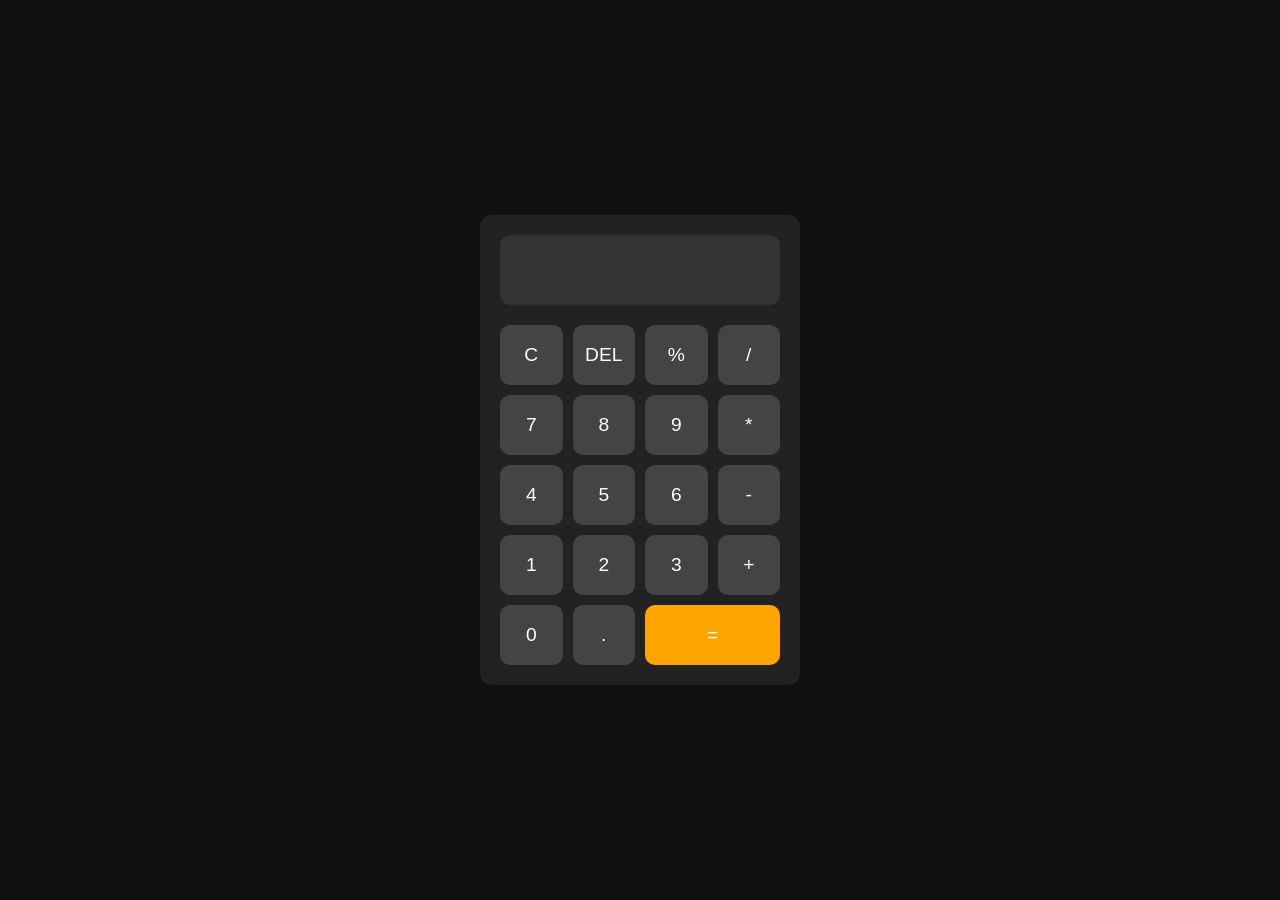
<file: Calculator/index.html>
<!DOCTYPE html>
<html lang="en">
<head>
    <meta charset="UTF-8" />
    <meta name="viewport" content="width=device-width, initial-scale=1.0" />
    <title>Calculator</title>

    <link rel="stylesheet" href="style.css" />
</head>
<body>

    <div class="calculator">

        <input type="text" id="display" readonly />

        <div class="buttons">

            <button id = "c">C</button>
            <button id = "del">DEL</button>
            <button id = "%">%</button>
            <button id = "/">/</button>

            <button id = "7">7</button>
            <button id = "8">8</button>
            <button id = "9">9</button>
            <button id = "*">*</button>

            <button id = "4">4</button>
            <button id = "5">5</button>
            <button id = "6">6</button>
            <button id ="-">-</button>

            <button id = "1">1</button>
            <button id = "2">2</button>
            <button id = "3">3</button>
            <button id = "+">+</button>

            <button id = "0">0</button>
            <button id = ".">.</button>
            <button class="equal" id = "equal">=</button>

        </div>

    </div>

    <script src="script.js"></script>
</body>
</html>
</file>
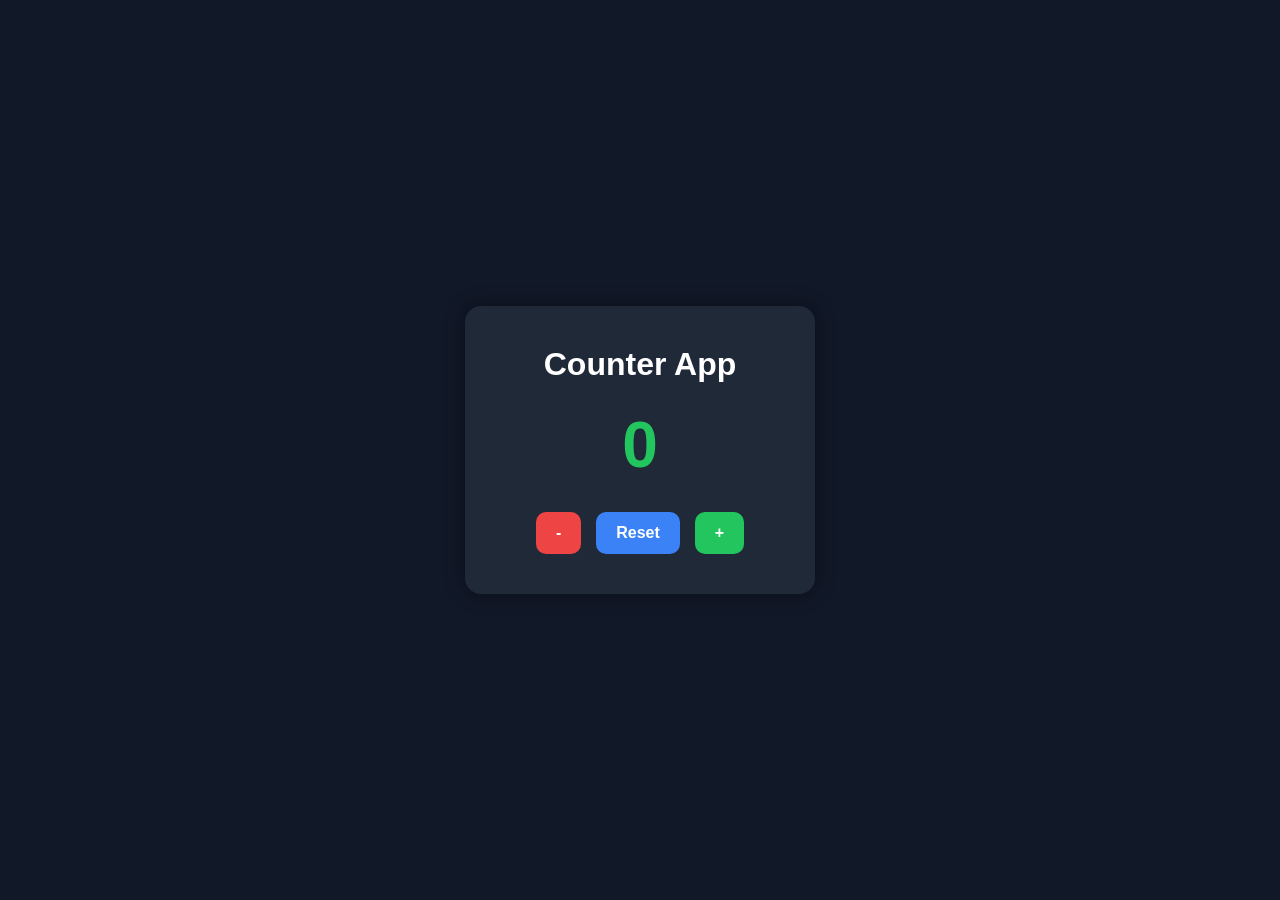
<file: Counter/index.html>
<!DOCTYPE html>
<html lang="en">
<head>
  <meta charset="UTF-8" />
  <meta name="viewport" content="width=device-width, initial-scale=1.0"/>
  <title>Counter App</title>

  <link rel="stylesheet" href="style.css">
</head>

<body>

  <div class="container">
    <h1>Counter App</h1>

    <div id="count">0</div>

    <div class="buttons">
      <button id="decrease">-</button>
      <button id="reset">Reset</button>
      <button id="increase">+</button>
    </div>
  </div>

  <script src="script.js"></script>
</body>
</html>
</file>
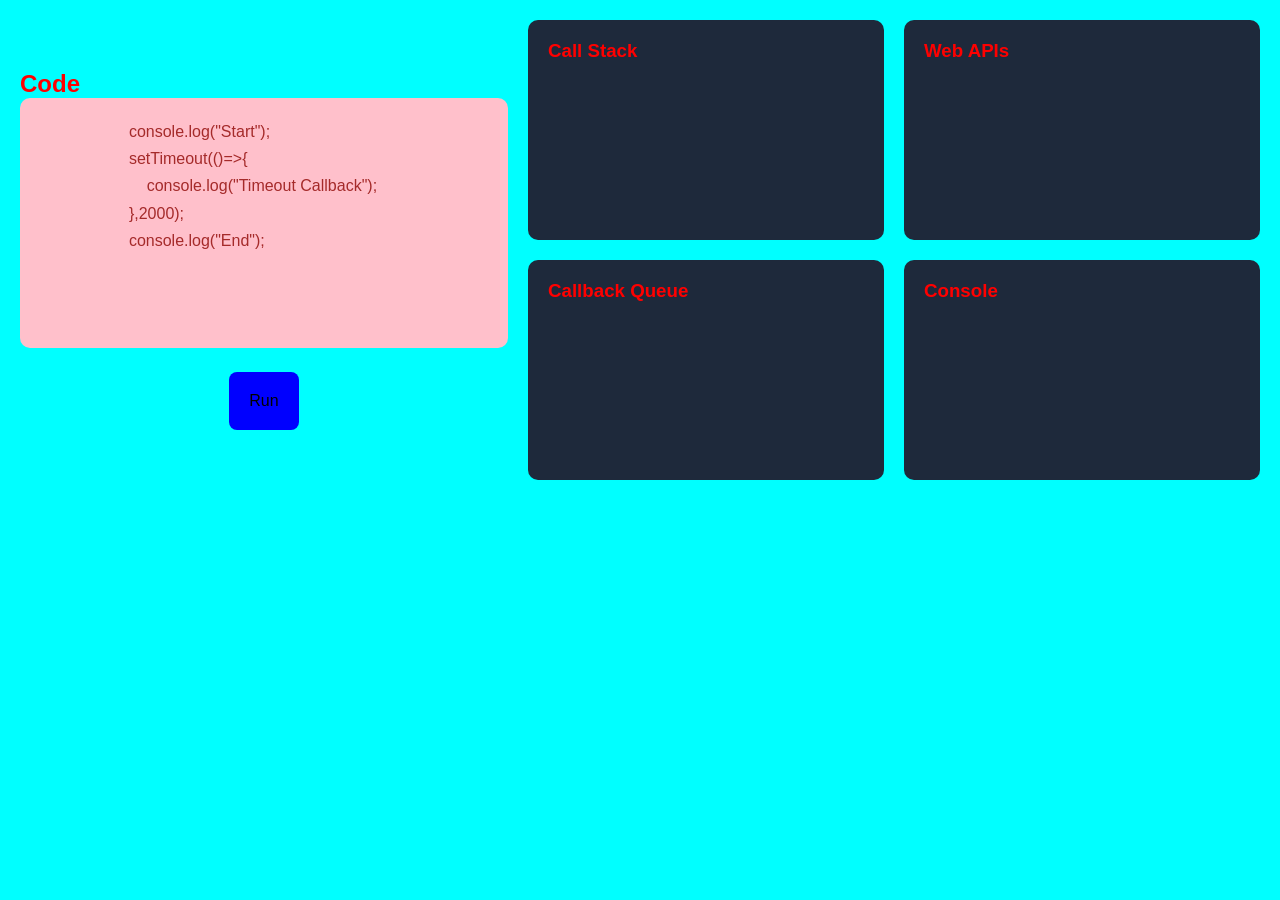
<file: EventLoopVisualizer/index.html>
<!DOCTYPE html>
<html lang = "en">
    <head>
        <meta charset="utf-8">
        <meta name="viewport" content="width=device-width, initial-scale=1.0"> 
        <title>Event Loop Visualizer</title>
        <link rel = "stylesheet" href = "style.css">
    </head>
    <body>
        <div class = "container">
            <div class = "left">
                <h2>Code</h2>
                <textarea id ="codeBox" >
                    console.log("Start");
                    setTimeout(()=>{
                        console.log("Timeout Callback");
                    },2000);
                    console.log("End");
                </textarea>
                <div class = "controls">
                    <button id = "rnbtn">Run</button>
                </div>
            </div>
            <div class = "right">
                <div class = "box">
                    <h3> Call Stack</h3>
                    <div id = "stack"></div>
                </div>
                <div class = "box">
                    <h3> Web APIs</h3>
                    <div id = "webapi"></div>
                </div>
                <div class = "box">
                    <h3> Callback Queue</h3>
                    <div id = "que"></div>
                </div>
                <div class = "box">
                    <h3> Console</h3>
                    <div id = "console"></div>
                </div>
            </div>
        </div>
        <script src = "script.js"></script>
    </body>
</html>
</file>
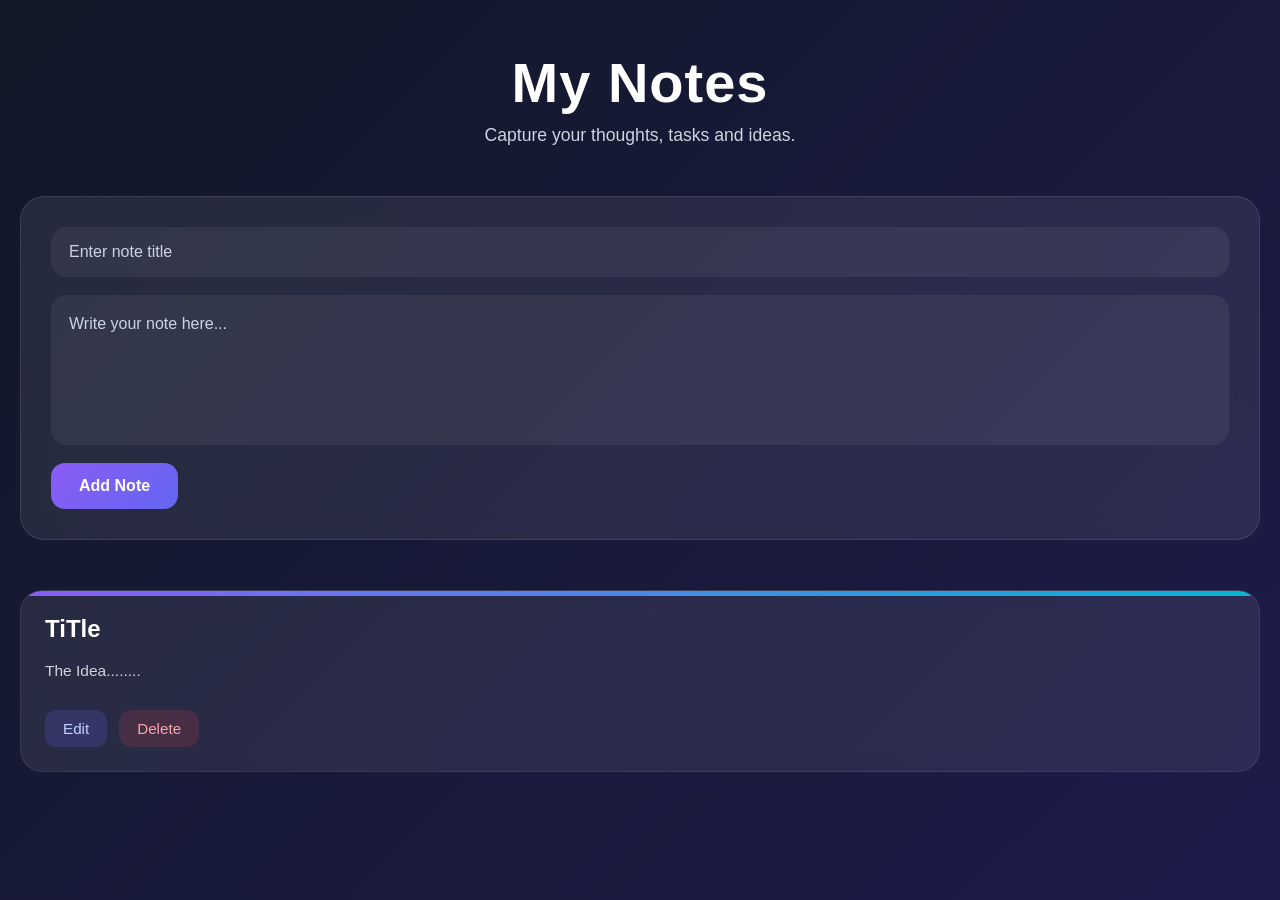
<file: Notes App/index.html>
<!DOCTYPE html>
<html lang="en">
<head>
    <meta charset="UTF-8">
    <meta name="viewport" content="width=device-width, initial-scale=1.0">
    <title>Notes App</title>

    <link rel="stylesheet" href="style.css">
</head>
<body>

    <div class="container">

        <header>
            <h1>My Notes</h1>
            <p>Capture your thoughts, tasks and ideas.</p>
        </header>

        <section class="note-form">

            <input id = "title"
                type="text"
                placeholder="Enter note title"
            >

            <textarea id = "text"
                placeholder="Write your note here..."
            ></textarea>

            <button id = "addnote">Add Note</button>

        </section>


        <section class="notes-grid">

            <div class="note-card">

                <div class="note-content">
                    <h2>TiTle</h2>

                    <p>
                        The Idea........
                    </p>
                </div>

                <div class="note-buttons">
                    <button class="edit-btn">Edit</button>
                    <button class="delete-btn">Delete</button>
                </div>

            </div>
        </section>
    </div>
    <script src="script.js"></script>
</body>
</html>
</file>
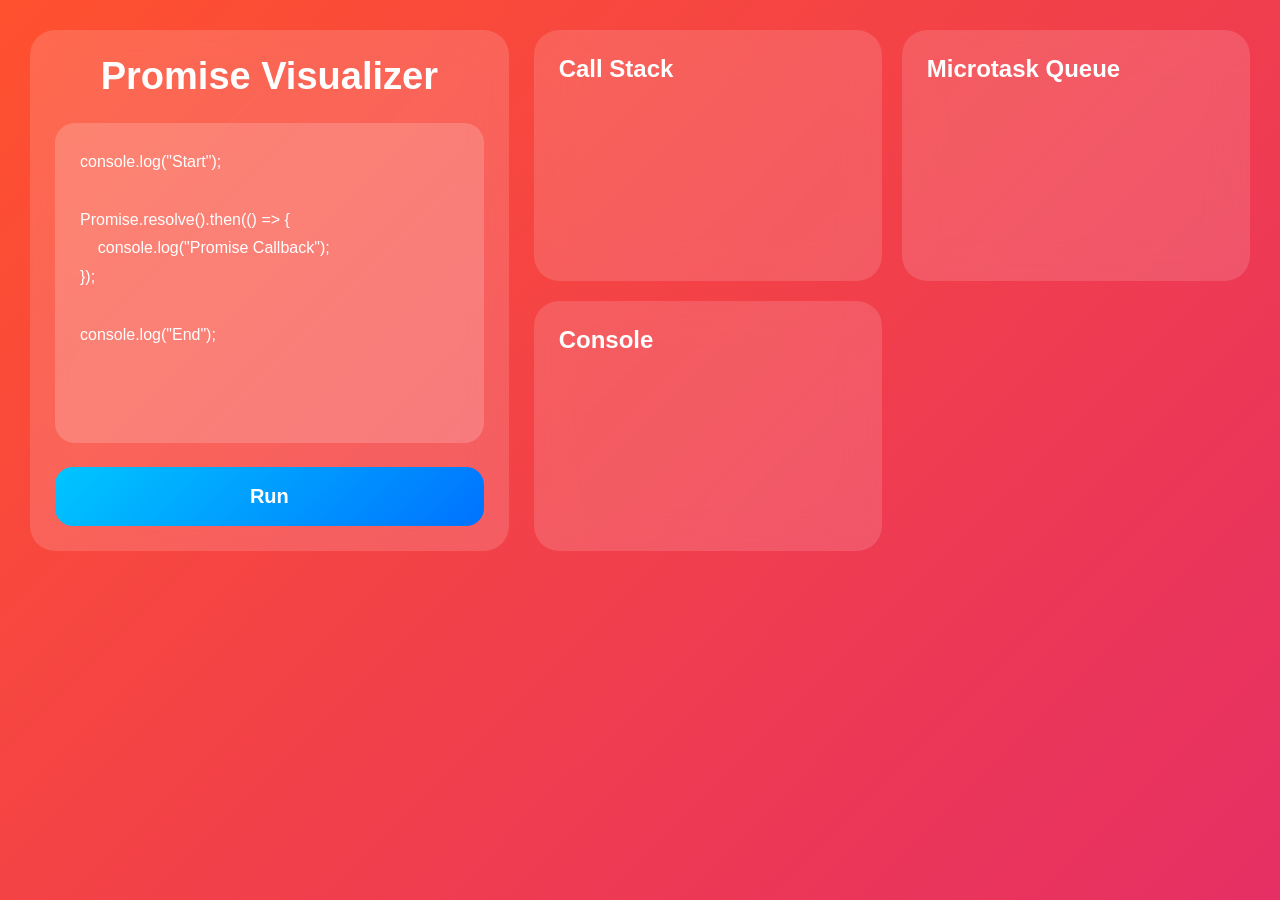
<file: PromiseVisualizer/index.html>
<!DOCTYPE html>
<html lang="en">
<head>
  <meta charset="UTF-8">
  <meta name="viewport" content="width=device-width, initial-scale=1.0">
  <title>Promise Visualizer</title>
  <link rel="stylesheet" href="style.css">
</head>
<body>

<div class="container">

  <div class="left">

    <h1>Promise Visualizer</h1>

    <textarea id="codeBox">
console.log("Start");

Promise.resolve().then(() => {
    console.log("Promise Callback");
});

console.log("End");
    </textarea>

    <button id="runBtn">Run</button>

  </div>

  <div class="right">

    <div class="box">
      <h2>Call Stack</h2>
      <div id="stack"></div>
    </div>

    <div class="box">
      <h2>Microtask Queue</h2>
      <div id="microtask"></div>
    </div>

    <div class="box">
      <h2>Console</h2>
      <div id="console"></div>
    </div>

  </div>

</div>

<script src="script.js"></script>
</body>
</html>
</file>
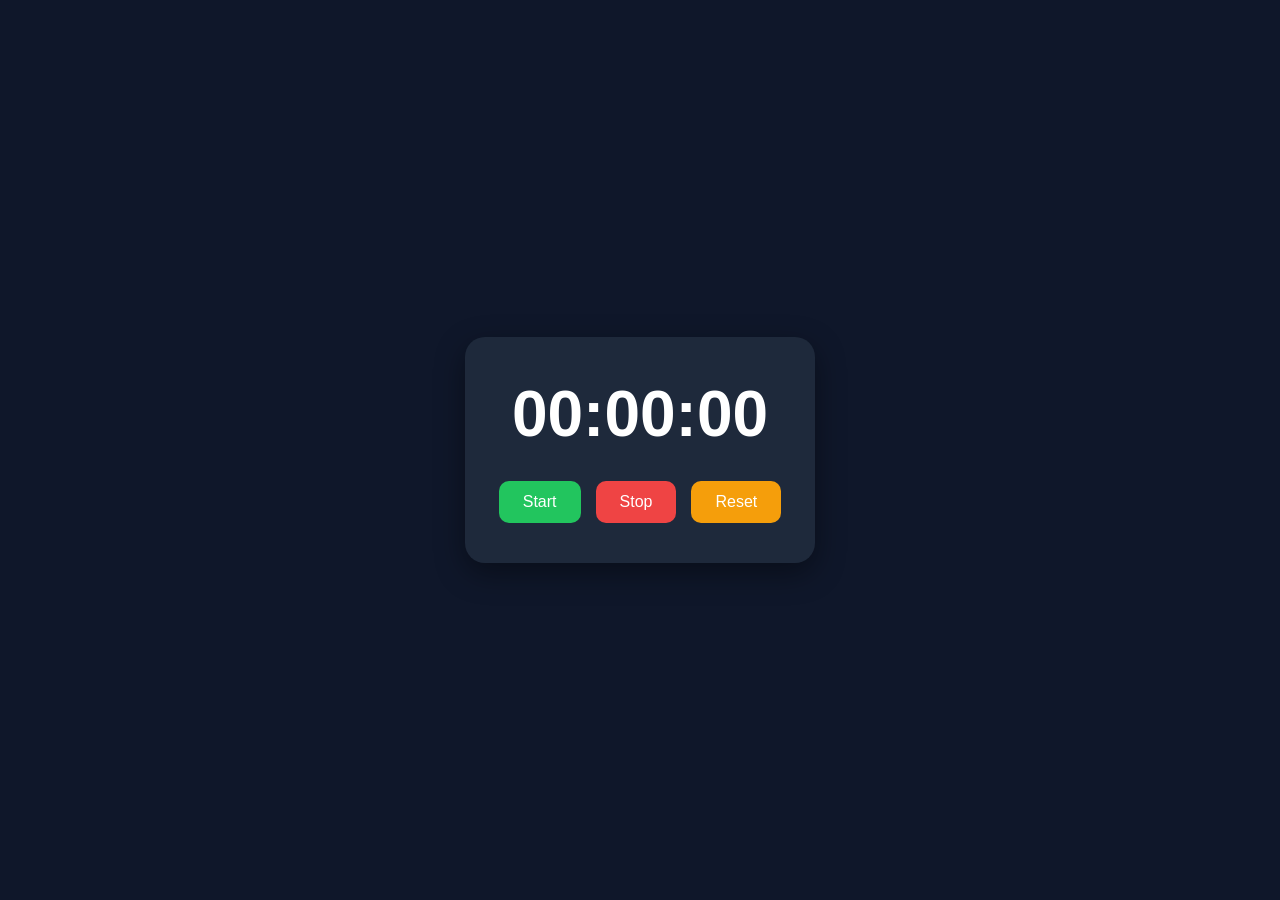
<file: StopWatch/index.html>
<!DOCTYPE html>
<html lang="en">
<head>
    <meta charset="UTF-8">
    <meta name="viewport" content="width=device-width, initial-scale=1.0">
    <title>Stopwatch</title>

    <link rel="stylesheet" href="style.css">
</head>
<body>

    <div class="container">

        <div class="stopwatch">

            <h1 id="display">00:00:00</h1>

            <div class="buttons">

                <button id="start">Start</button>
                <button id="stop">Stop</button>
                <button id="reset">Reset</button>

            </div>

        </div>

    </div>

    <script src="script.js"></script>
</body>
</html>
</file>
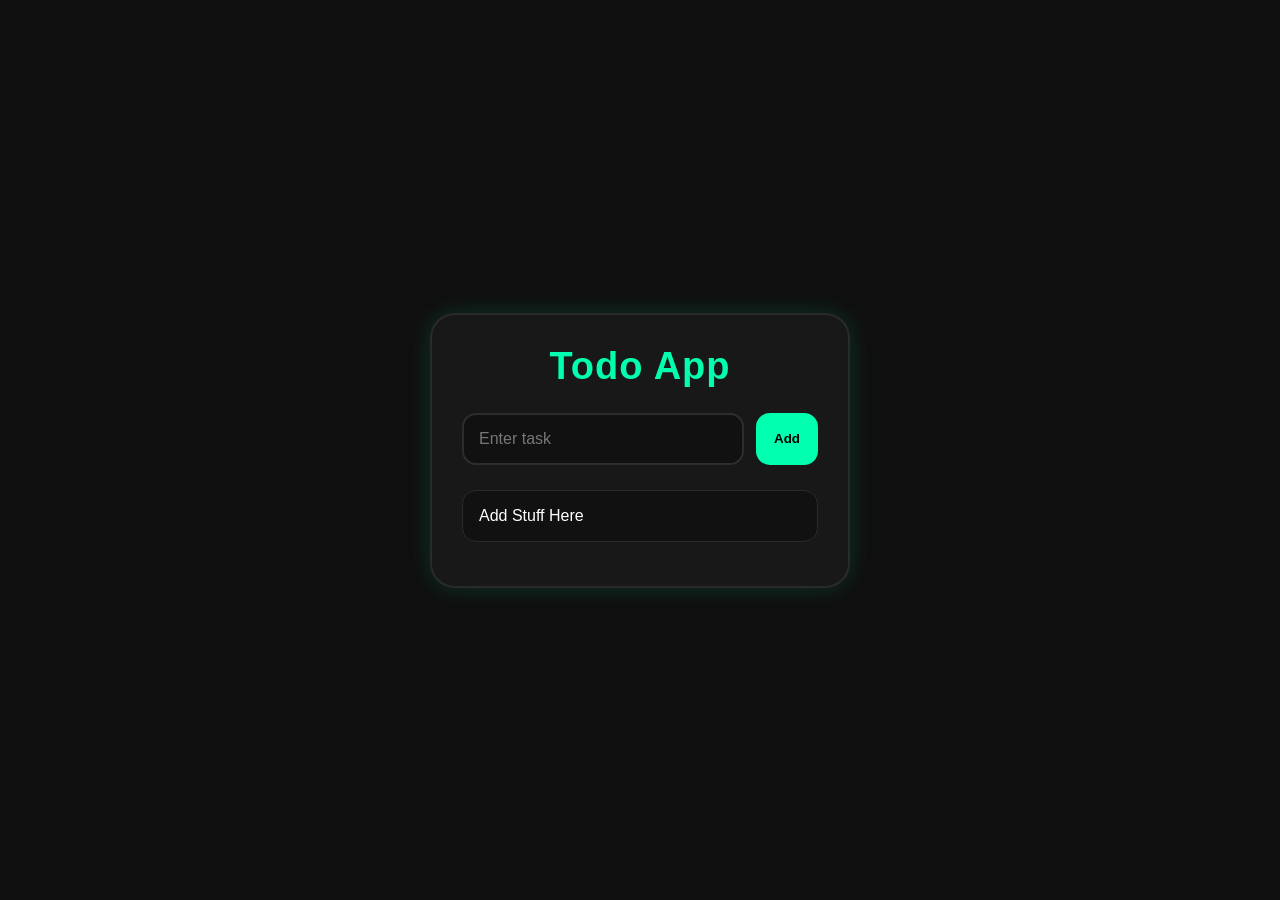
<file: ToDo App/index.html>
<!DOCTYPE html>
<html lang="en">
<head>
  <meta charset="UTF-8">
  <meta name="viewport" content="width=device-width, initial-scale=1.0">
  <title>Todo App</title>
  <link rel="stylesheet" href="style.css">
</head>
<body>

  <div class="container">
    <h1>Todo App</h1>
    <div class="input-section">
      <input type="text" id="todoInput" placeholder="Enter task">
      <button id="addBtn">Add</button>
    </div>
    <ul id="todoList">
      <li>
        Add Stuff Here
      </li>
    </ul>
   </div>
  <script src="script.js"></script>
</body>
</html>
</file>
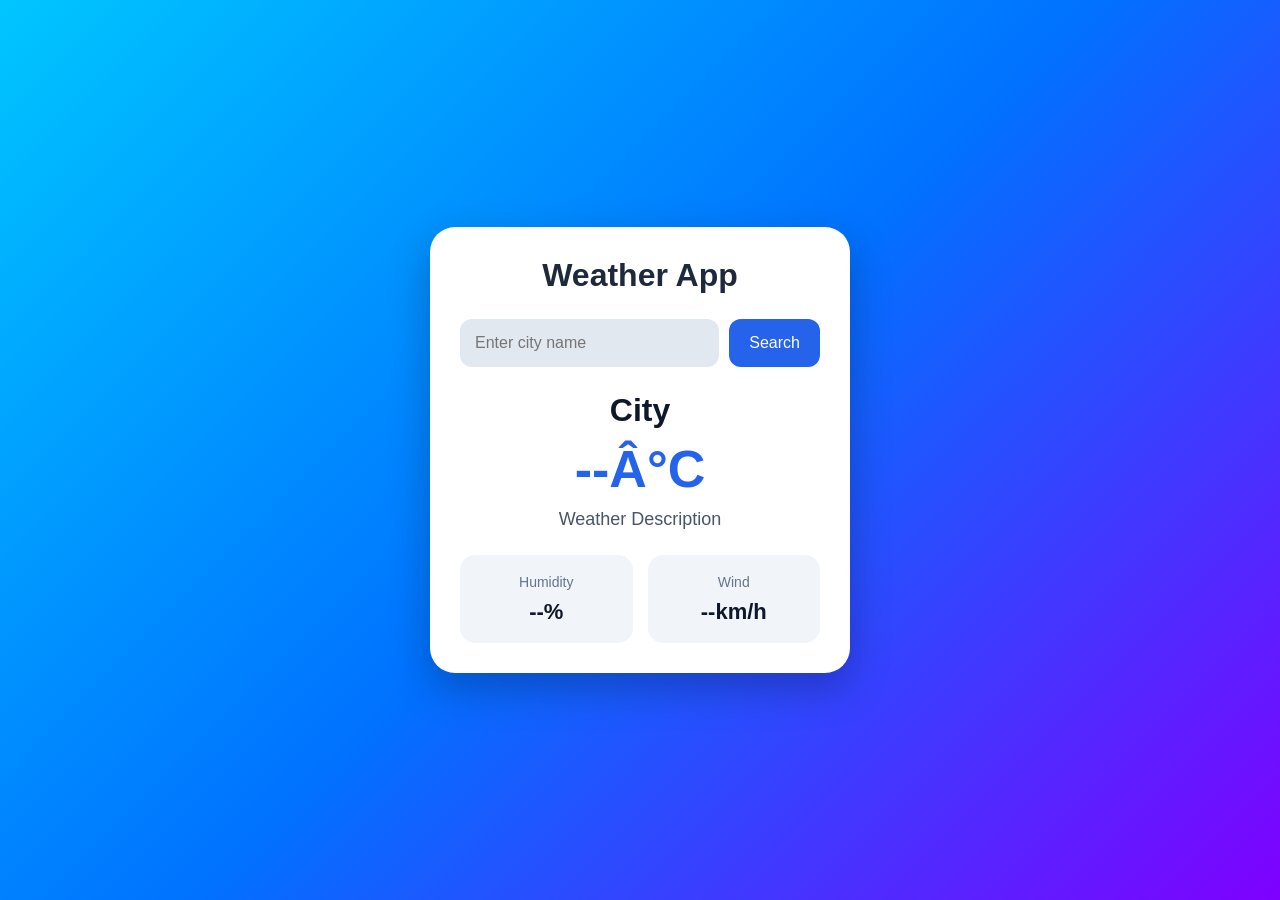
<file: WeatherApi/index.html>
<!DOCTYPE html>
<html lang="en">
    <head>
        <meta charset = "UFT-8">
        <meta name="viewport" content="width=device-width, initial-scale=1.0">
        <title>
            Weather Site
        </title>
        <link rel = "stylesheet" href = "style.css">
    </head>
    <body>
        <div class = "container">
            <div class = "weather-card">
                <h1>Weather App</h1>
                <div class = "search">
                    <input type = "text" id = "cityInput" placeholder="Enter city name">
                    <button id = "searchBtn">
                        Search
                    </button>
                </div>
                <div id = "weatherData" class = "weather-data">
                    <h2 id = "cityName">City</h2>
                    <h3 id = "temperature">--°C</h3>
                    <p id = "description">Weather Description</p>
                    <div class = "details">
                    <div class = "detail-box">
                        <span>Humidity</span>
                        <h4 id = "humidity">--%</h4>
                    </div>
                    <div class = "detail-box">
                        <span>Wind</span>
                        <h4 id = "wind">--km/h</h4>
                    </div>
                    </div>
                </div>
            </div>
        </div>
        <script src = "script.js"></script>
    </body>
</html>
</file>
<file: Calculator/style.css>
*{
    margin: 0;
    padding: 0;
    box-sizing: border-box;
    font-family: Arial, Helvetica, sans-serif;
}

body{
    height: 100vh;
    display: flex;
    justify-content: center;
    align-items: center;
    background-color: #111;
}

.calculator{
    width: 320px;
    background-color: #222;
    padding: 20px;
    border-radius: 12px;
}

#display{
    width: 100%;
    height: 70px;
    margin-bottom: 20px;
    border: none;
    outline: none;
    padding: 10px;
    font-size: 2rem;
    text-align: right;
    border-radius: 10px;
    background-color: #333;
    color: white;
}

.buttons{
    display: grid;
    grid-template-columns: repeat(4,1fr);
    gap: 10px;
}

button{
    height: 60px;
    border: none;
    border-radius: 10px;
    font-size: 1.2rem;
    cursor: pointer;
    background-color: #444;
    color: white;
    transition: 0.2s;
}

button:hover{
    background-color: #555;
}

.equal{
    grid-column: span 2;
    background-color: orange;
    color: white;
}

.equal:hover{
    background-color: darkorange;
}
</file>
<file: Counter/style.css>
*{
  margin:0;
  padding:0;
  box-sizing:border-box;
  font-family:Arial, Helvetica, sans-serif;
}

body{
  height:100vh;
  display:flex;
  justify-content:center;
  align-items:center;
  background:#111827;
}

.container{
  background:#1f2937;
  padding:40px;
  border-radius:16px;
  text-align:center;
  width:350px;
  box-shadow:0 0 20px rgba(0,0,0,0.4);
}

h1{
  color:white;
  margin-bottom:25px;
  font-size:2rem;
}

#count{
  color:#22c55e;
  font-size:4rem;
  margin-bottom:30px;
  font-weight:bold;
}

.buttons{
  display:flex;
  gap:15px;
  justify-content:center;
}

button{
  border:none;
  padding:12px 20px;
  border-radius:10px;
  cursor:pointer;
  font-size:1rem;
  font-weight:bold;
  transition:0.2s;
}

button:hover{
  transform:scale(1.05);
}

#increase{
  background:#22c55e;
  color:white;
}

#decrease{
  background:#ef4444;
  color:white;
}

#reset{
  background:#3b82f6;
  color:white;
}
</file>
<file: EventLoopVisualizer/style.css>
*{
    margin:0;
    padding:0;
    box-sizing:border-box;
    font-family:'Franklin Gothic Medium','Arial Narrow',Arial,sans-serif;
}

body{
    background-color:aqua;
    color:red;
    padding:20px;
}

.container{
    display:flex;
    gap:20px;
}

.left{
    width:40%;
    align-content:center;
    align-self:center;
    justify-content:space-between;
}

.right{
    width:60%;
    display:grid;
    grid-template-columns:1fr 1fr;
    gap:20px;
}

textarea{
    width:100%;
    height:250px;
    background:pink;
    color:brown;
    border:none;
    padding:20px;
    border-radius:10px;
    resize:none;
    font-size:16px;
    line-height:1.7;
}

input{
    padding:10px;
    border:none;
    border-radius:8px;
    font-size:16px;
}

button{
    padding:20px;
    border:none;
    background:blue;
    border-radius:8px;
    cursor:pointer;
    font-size:16px;
    align-content:center;
    align-self:center;
}

.controls{
    margin-top:20px;
    display:flex;
    flex-direction:column;
    gap:10px;
}

.box{
    background-color:#1e293b;
    padding:20px;
    border-radius:10px;
    min-height:220px;
}

.box h3{
    margin-bottom:15px;
}

.item{
    background:#334155;
    padding:10px;
    border-radius:8px;
    margin-bottom:10px;
}
</file>
<file: Notes App/style.css>
*{
    margin: 0;
    padding: 0;
    box-sizing: border-box;
    font-family: "Poppins", sans-serif;
}

body{
    min-height: 100vh;
    background: linear-gradient(135deg, #111827, #1e1b4b);
    padding: 50px 20px;
    color: white;
}

.container{
    max-width: 1250px;
    margin: auto;
}

header{
    text-align: center;
    margin-bottom: 50px;
}

header h1{
    font-size: 3.5rem;
    font-weight: 700;
    margin-bottom: 10px;
    letter-spacing: 1px;
}

header p{
    color: #cbd5e1;
    font-size: 1.1rem;
}

/* FORM */

.note-form{
    background: rgba(255,255,255,0.08);
    backdrop-filter: blur(12px);
    border: 1px solid rgba(255,255,255,0.1);

    padding: 30px;
    border-radius: 24px;

    display: flex;
    flex-direction: column;
    gap: 18px;

    margin-bottom: 50px;
}

.note-form input,
.note-form textarea{
    width: 100%;
    border: none;
    outline: none;

    background: rgba(255,255,255,0.06);
    color: white;

    padding: 16px 18px;
    border-radius: 16px;

    font-size: 1rem;
}

.note-form textarea{
    min-height: 150px;
    resize: none;
    line-height: 1.6;
}

.note-form input::placeholder,
.note-form textarea::placeholder{
    color: #cbd5e1;
}

.note-form button{
    align-self: flex-start;

    border: none;
    outline: none;

    background: linear-gradient(135deg, #8b5cf6, #6366f1);
    color: white;

    padding: 14px 28px;
    border-radius: 14px;

    font-size: 1rem;
    font-weight: 600;

    cursor: pointer;
    transition: 0.3s ease;
}

.note-form button:hover{
    transform: translateY(-3px) scale(1.02);
}

/* NOTES */

.notes-grid{
    display: grid;
    grid-template-columns: repeat(auto-fit, minmax(320px, 1fr));
    gap: 28px;
}

.note-card{
    background: rgba(255,255,255,0.08);
    border: 1px solid rgba(255,255,255,0.08);
    backdrop-filter: blur(10px);

    border-radius: 22px;
    padding: 24px;

    transition: 0.3s ease;

    position: relative;
    overflow: hidden;
}

.note-card::before{
    content: "";

    position: absolute;
    top: 0;
    left: 0;

    width: 100%;
    height: 5px;

    background: linear-gradient(to right, #8b5cf6, #06b6d4);
}

.note-card:hover{
    transform: translateY(-6px);
    border-color: rgba(255,255,255,0.2);
}

.note-content h2{
    font-size: 1.5rem;
    margin-bottom: 14px;
    color: #ffffff;
}

.note-content p{
    color: #d1d5db;
    line-height: 1.8;
    font-size: 0.97rem;
}

/* BUTTONS */

.note-buttons{
    display: flex;
    gap: 12px;
    margin-top: 25px;
}

.note-buttons button{
    border: none;
    outline: none;

    padding: 10px 18px;
    border-radius: 12px;

    font-size: 0.95rem;
    font-weight: 500;

    cursor: pointer;
    transition: 0.3s;
}

.edit-btn{
    background: rgba(99,102,241,0.2);
    color: #c7d2fe;
}

.edit-btn:hover{
    background: #6366f1;
    color: white;
}

.delete-btn{
    background: rgba(239,68,68,0.15);
    color: #fca5a5;
}

.delete-btn:hover{
    background: #ef4444;
    color: white;
}

/* MOBILE */

@media(max-width: 768px){

    header h1{
        font-size: 2.5rem;
    }

    .note-form{
        padding: 22px;
    }

    .notes-grid{
        grid-template-columns: 1fr;
    }

}
</file>
<file: PromiseVisualizer/style.css>
*{
    margin:0;
    padding:0;
    box-sizing:border-box;
    font-family:Poppins,sans-serif;
}

body{
    min-height:100vh;

    background:
    linear-gradient(
        135deg,
        #ff512f,
        #dd2476,
        #7f00ff,
        #00c6ff
    );

    background-size:400% 400%;

    animation:bg 10s ease infinite;

    padding:30px;

    color:white;
}

@keyframes bg{

    0%{
        background-position:0% 50%;
    }

    50%{
        background-position:100% 50%;
    }

    100%{
        background-position:0% 50%;
    }
}

.container{
    display:flex;
    gap:25px;
}

.left{
    width:40%;

    background:rgba(255,255,255,0.15);

    backdrop-filter:blur(18px);

    border-radius:25px;

    padding:25px;
}

.right{
    width:60%;

    display:grid;

    grid-template-columns:1fr 1fr;

    gap:20px;
}

h1{
    text-align:center;
    margin-bottom:25px;
    font-size:38px;
}

textarea{
    width:100%;
    height:320px;

    border:none;

    border-radius:20px;

    padding:25px;

    resize:none;

    outline:none;

    background:rgba(255,255,255,0.18);

    color:white;

    font-size:16px;

    line-height:1.8;
}

button{
    width:100%;

    margin-top:20px;

    padding:18px;

    border:none;

    border-radius:18px;

    background:
    linear-gradient(
        135deg,
        #00c6ff,
        #0072ff
    );

    color:white;

    font-size:20px;

    font-weight:700;

    cursor:pointer;
}

.box{
    background:rgba(255,255,255,0.14);

    backdrop-filter:blur(18px);

    border-radius:25px;

    padding:25px;

    min-height:240px;
}

.box h2{
    margin-bottom:20px;
}

.item{
    background:rgba(255,255,255,0.2);

    padding:14px;

    border-radius:15px;

    margin-bottom:12px;

    animation:pop 0.3s ease;
}

@keyframes pop{

    from{
        opacity:0;
        transform:scale(0.8);
    }

    to{
        opacity:1;
        transform:scale(1);
    }
}
</file>
<file: StopWatch/style.css>
*{
    margin:0;
    padding:0;
    box-sizing:border-box;
    font-family:Arial, Helvetica, sans-serif;
}

body{
    height:100vh;
    display:flex;
    justify-content:center;
    align-items:center;
    background:#0f172a;
}

.container{
    width:100%;
    display:flex;
    justify-content:center;
    align-items:center;
}

.stopwatch{
    width:350px;
    padding:40px;
    border-radius:20px;
    background:#1e293b;
    text-align:center;
    box-shadow:0 10px 30px rgba(0,0,0,0.4);
}

#display{
    color:white;
    font-size:4rem;
    margin-bottom:30px;
}

.buttons{
    display:flex;
    justify-content:center;
    gap:15px;
}

button{
    padding:12px 24px;
    border:none;
    border-radius:10px;
    cursor:pointer;
    font-size:1rem;
    transition:0.2s;
    color:white;
    background:#475569;
}

button:hover{
    transform:scale(1.05);
}

#start{
    background:#22c55e;
}

#stop{
    background:#ef4444;
}

#reset{
    background:#f59e0b;
}
</file>
<file: ToDo App/style.css>
*{
    margin: 0;
    padding: 0;
    box-sizing: border-box;
}

body{
    height: 100vh;
    display: flex;
    justify-content: center;
    align-items: center;
    background-color: #0f0f0f;
    font-family: "Poppins", sans-serif;
}

.container{
    width: 420px;
    background-color: #181818;
    padding: 30px;
    border-radius: 25px;
    border: 2px solid #2a2a2a;
    box-shadow: 0 0 25px rgba(0,255,170,0.15);
}

h1{
    text-align: center;
    color: #00ffae;
    margin-bottom: 25px;
    font-size: 38px;
    letter-spacing: 1px;
}

.input-section{
    display: flex;
    gap: 12px;
}

input{
    flex: 1;
    padding: 15px;
    border: 2px solid #2d2d2d;
    border-radius: 14px;
    background-color: #111;
    color: white;
    font-size: 16px;
    outline: none;
    transition: 0.3s;
}

input:focus{
    border-color: #00ffae;
    box-shadow: 0 0 10px rgba(0,255,174,0.3);
}

input::placeholder{
    color: #777;
}

button{
    padding: 14px 18px;
    border: none;
    border-radius: 14px;
    background-color: #00ffae;
    color: black;
    font-weight: bold;
    cursor: pointer;
    transition: 0.3s;
}

button:hover{
    transform: translateY(-2px);
    box-shadow: 0 5px 15px rgba(0,255,174,0.4);
}

ul{
    list-style: none;
    margin-top: 25px;
}

li{
    background-color: #111;
    border: 1px solid #2a2a2a;
    color: white;
    padding: 16px;
    margin-bottom: 14px;
    border-radius: 14px;
    display: flex;
    justify-content: space-between;
    align-items: center;
    transition: 0.3s;
}

li:hover{
    transform: scale(1.02);
    border-color: #00ffae;
}

li button{
    background-color: #ff3b3b;
    color: white;
    padding: 8px 12px;
    border-radius: 10px;
}

li button:hover{
    box-shadow: 0 0 10px rgba(255,59,59,0.5);
}
</file>
<file: WeatherApi/style.css>
*{
    margin:0;
    padding:0;
    box-sizing:border-box;
    font-family:Arial,sans-serif;
}

body{
    min-height:100vh;

    display:flex;
    justify-content:center;
    align-items:center;

    background:
    linear-gradient(
        135deg,
        #00c6ff,
        #0072ff,
        #7f00ff
    );

    padding:20px;
}

.weather-card{

    width:420px;

    background:white;

    border-radius:25px;

    padding:30px;

    box-shadow:
    0 15px 40px rgba(0,0,0,0.25);

    text-align:center;
}

h1{
    margin-bottom:25px;
    color:#1e293b;
}

.search{
    display:flex;
    gap:10px;
    margin-bottom:25px;
}

input{
    flex:1;

    padding:15px;

    border:none;

    border-radius:12px;

    background:#e2e8f0;

    font-size:16px;

    outline:none;
}

button{
    padding:15px 20px;

    border:none;

    border-radius:12px;

    background:#2563eb;

    color:white;

    cursor:pointer;

    font-size:16px;
}

.weather-data h2{
    font-size:32px;
    margin-bottom:10px;
    color:#0f172a;
}

.weather-data h3{
    font-size:52px;
    margin-bottom:10px;
    color:#2563eb;
}

.weather-data p{
    font-size:18px;
    color:#475569;
    margin-bottom:25px;
}

.details{
    display:flex;
    gap:15px;
}

.detail-box{
    flex:1;

    background:#f1f5f9;

    padding:18px;

    border-radius:15px;
}

.detail-box span{
    color:#64748b;
    font-size:14px;
}

.detail-box h4{
    margin-top:8px;
    font-size:22px;
    color:#0f172a;
}
</file>
